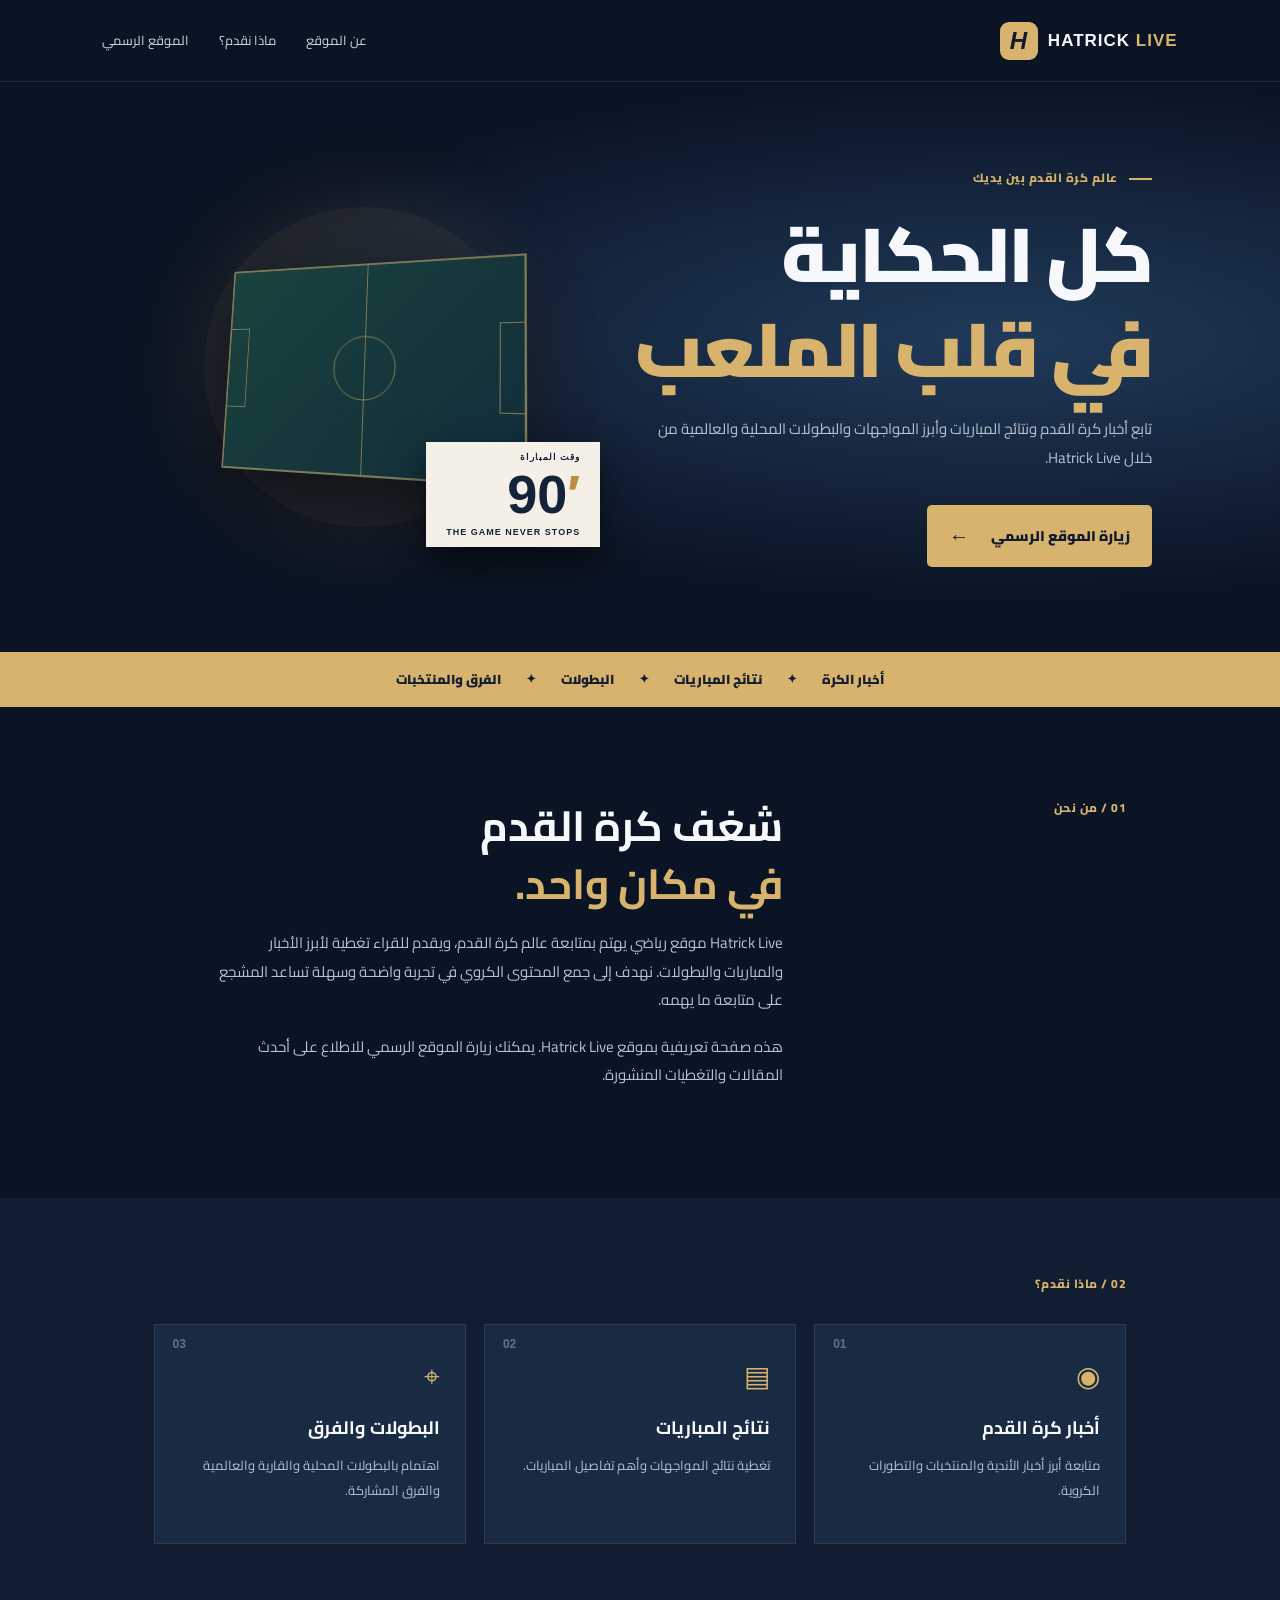
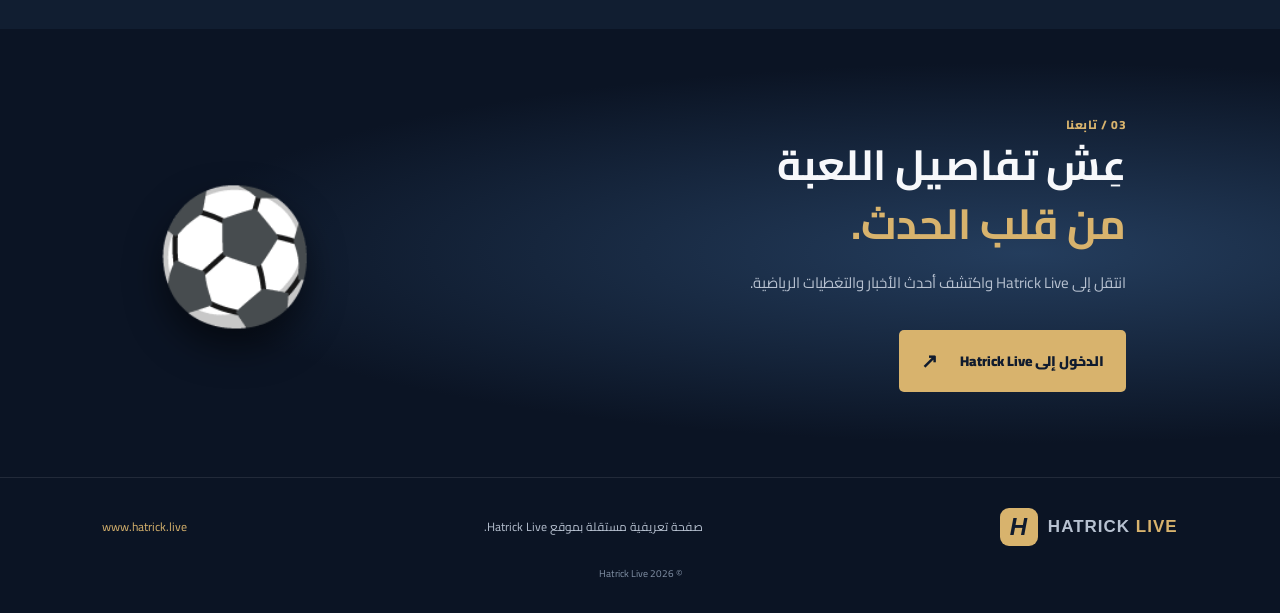
<file: index.html>
<!doctype html>
<html lang="ar" dir="rtl">
<head>
<meta charset="utf-8">
<meta name="viewport" content="width=device-width, initial-scale=1">
<title>Hatrick Live | أخبار كرة القدم ونتائج المباريات</title>
<meta name="description" content="Hatrick Live موقع رياضي لمتابعة أخبار كرة القدم ونتائج المباريات وأبرز البطولات والمواجهات المحلية والعالمية.">
<meta name="robots" content="index,follow,max-image-preview:large">
<meta name="theme-color" content="#101b2e">
<link rel="canonical" href="https://islamelhawy.github.io/hatrick-live/">
<meta property="og:type" content="website">
<meta property="og:locale" content="ar_AR">
<meta property="og:site_name" content="Hatrick Live">
<meta property="og:title" content="Hatrick Live | أخبار كرة القدم ونتائج المباريات">
<meta property="og:description" content="تابع أخبار كرة القدم ونتائج المباريات وأبرز البطولات عبر Hatrick Live.">
<meta property="og:url" content="https://islamelhawy.github.io/hatrick-live/">
<link rel="icon" href="assets/favicon.svg" type="image/svg+xml">
<link rel="stylesheet" href="assets/style.css">
<script type="application/ld+json">
{
 "@context":"https://schema.org",
 "@type":"WebSite",
 "name":"Hatrick Live",
 "url":"https://islamelhawy.github.io/hatrick-live/",
 "inLanguage":"ar",
 "description":"موقع رياضي لمتابعة أخبار كرة القدم ونتائج المباريات وأبرز البطولات.",
 "publisher":{"@type":"Organization","name":"Hatrick Live","url":"https://www.hatrick.live/"}
}
</script>
</head>
<body>
<header class="header">
  <a class="logo" href="#top"><span class="logo-mark">H</span><span>HATRICK <b>LIVE</b></span></a>
  <nav><a href="#about">عن الموقع</a><a href="#sections">ماذا نقدم؟</a><a href="#contact">الموقع الرسمي</a></nav>
</header>
<main id="top">
<section class="hero">
 <div class="hero-copy">
  <div class="kicker"><span></span> عالم كرة القدم بين يديك</div>
  <h1>كل الحكاية<br><em>في قلب الملعب</em></h1>
  <p>تابع أخبار كرة القدم ونتائج المباريات وأبرز المواجهات والبطولات المحلية والعالمية من خلال Hatrick Live.</p>
  <a class="button" href="https://www.hatrick.live/" target="_blank" rel="noopener noreferrer">زيارة الموقع الرسمي <span>←</span></a>
 </div>
 <div class="visual" aria-hidden="true">
  <div class="glow"></div><div class="field"><i class="half"></i><i class="circle"></i><i class="box left"></i><i class="box right"></i></div>
  <div class="minute"><small>وقت المباراة</small><strong>90<span>′</span></strong><small>THE GAME NEVER STOPS</small></div>
 </div>
</section>
<div class="strip"><span>أخبار الكرة</span><b>✦</b><span>نتائج المباريات</span><b>✦</b><span>البطولات</span><b>✦</b><span>الفرق والمنتخبات</span></div>
<section class="about section" id="about">
 <div class="section-label">01 / من نحن</div>
 <div><h2>شغف كرة القدم<br><em>في مكان واحد.</em></h2>
 <p>Hatrick Live موقع رياضي يهتم بمتابعة عالم كرة القدم، ويقدم للقراء تغطية لأبرز الأخبار والمباريات والبطولات. نهدف إلى جمع المحتوى الكروي في تجربة واضحة وسهلة تساعد المشجع على متابعة ما يهمه.</p>
 <p>هذه صفحة تعريفية بموقع Hatrick Live. يمكنك زيارة الموقع الرسمي للاطلاع على أحدث المقالات والتغطيات المنشورة.</p></div>
</section>
<section class="sections section" id="sections">
 <div class="section-label">02 / ماذا نقدم؟</div>
 <div class="cards">
  <article><span>01</span><div class="ico">◉</div><h3>أخبار كرة القدم</h3><p>متابعة أبرز أخبار الأندية والمنتخبات والتطورات الكروية.</p></article>
  <article><span>02</span><div class="ico">▤</div><h3>نتائج المباريات</h3><p>تغطية نتائج المواجهات وأهم تفاصيل المباريات.</p></article>
  <article><span>03</span><div class="ico">⌖</div><h3>البطولات والفرق</h3><p>اهتمام بالبطولات المحلية والقارية والعالمية والفرق المشاركة.</p></article>
 </div>
</section>
<section class="cta" id="contact">
 <div><div class="section-label">03 / تابعنا</div><h2>عِش تفاصيل اللعبة<br><em>من قلب الحدث.</em></h2>
 <p>انتقل إلى Hatrick Live واكتشف أحدث الأخبار والتغطيات الرياضية.</p>
 <a class="button" href="https://www.hatrick.live/" target="_blank" rel="noopener noreferrer">الدخول إلى Hatrick Live <span>↗</span></a></div>
 <div class="football" aria-hidden="true">⚽</div>
</section>
</main>
<footer><a class="logo" href="#top"><span class="logo-mark">H</span><span>HATRICK <b>LIVE</b></span></a><p>صفحة تعريفية مستقلة بموقع Hatrick Live.</p><a href="https://www.hatrick.live/" target="_blank" rel="noopener noreferrer">www.hatrick.live</a><small>© <span id="year"></span> Hatrick Live</small></footer>
<script>document.getElementById('year').textContent=new Date().getFullYear();</script>
</body></html>
</file>
<file: assets/style.css>
@import url('https://fonts.googleapis.com/css2?family=Cairo:wght@400;500;600;700;800;900&display=swap');
:root{--bg:#0b1424;--panel:#14243a;--gold:#d8b36d;--white:#f7f8fb;--muted:#b7c1d0}
*{box-sizing:border-box}html{scroll-behavior:smooth}body{margin:0;background:var(--bg);color:var(--white);font-family:"Cairo",Tahoma,Arial,sans-serif;line-height:1.9}a{color:inherit;text-decoration:none}
.header{height:82px;padding:0 8%;display:flex;align-items:center;justify-content:space-between;border-bottom:1px solid #ffffff18}
.logo{display:flex;align-items:center;gap:10px;direction:ltr;font:900 17px Arial,sans-serif;letter-spacing:1px}.logo b{color:var(--gold)}.logo-mark{width:38px;height:38px;display:grid;place-items:center;border-radius:9px;background:var(--gold);color:#101b2e;font-size:24px;font-style:italic}
nav{display:flex;gap:30px;color:#d0d7e1;font-size:13px}nav a:hover,footer>a:hover{color:var(--gold)}
.hero{min-height:570px;padding:75px 10%;display:grid;grid-template-columns:1.05fr .95fr;align-items:center;gap:30px;background:radial-gradient(ellipse at 78% 45%,#203a5a 0%,#0b1424 58%)}
.kicker,.section-label{font-size:12px;font-weight:800;color:var(--gold);letter-spacing:.5px}.kicker span{display:inline-block;width:23px;height:2px;background:var(--gold);margin-left:8px;vertical-align:middle}
h1{font-size:clamp(48px,6vw,76px);line-height:1.25;margin:18px 0;font-weight:900;letter-spacing:-2px}h1 em,h2 em{color:var(--gold);font-style:normal}.hero-copy>p,.about p,.cta p{max-width:570px;color:var(--muted);font-size:15px;margin:0 0 18px}
.button{display:inline-flex;align-items:center;gap:22px;margin-top:15px;padding:12px 22px;background:var(--gold);color:#101b2e;border-radius:5px;font-weight:900;font-size:14px;transition:.2s}.button:hover{transform:translateY(-3px);background:#edcb8a}.button span{font-size:20px}
.visual{height:360px;position:relative;display:grid;place-items:center}.glow{position:absolute;width:320px;height:320px;border-radius:50%;background:#d8b36d18;box-shadow:0 0 90px #d8b36d20}.field{position:relative;width:310px;height:215px;border:2px solid #d8b36d88;background:linear-gradient(135deg,#19433e,#122d3a);transform:perspective(500px) rotateY(-17deg) rotateX(7deg);box-shadow:0 25px 70px #0008}.half{position:absolute;left:50%;height:100%;border-left:1px solid #d8b36d88}.circle{position:absolute;left:50%;top:50%;width:65px;height:65px;border:1px solid #d8b36d88;border-radius:50%;transform:translate(-50%,-50%)}.box{position:absolute;top:30%;width:22px;height:40%;border:1px solid #d8b36d88}.box.left{left:0;border-left:0}.box.right{right:0;border-right:0}
.minute{position:absolute;bottom:0;right:0;background:#f4f0e7;color:#15233a;padding:10px 20px;display:flex;flex-direction:column;min-width:155px;box-shadow:0 15px 35px #0008}.minute small{font:800 9px Arial;letter-spacing:1px}.minute strong{font:900 54px/1.2 Arial}.minute strong span{color:#bd8d43}
.strip{display:flex;justify-content:center;align-items:center;gap:25px;flex-wrap:wrap;background:var(--gold);color:#111d30;padding:15px;font-size:13px;font-weight:900}.strip b{font-size:12px}
.section{padding:90px 12%;display:grid;grid-template-columns:.65fr 1.35fr;gap:40px}.about h2,.cta h2{font-size:42px;line-height:1.4;margin:0 0 15px}.sections{display:block;background:#111e31;padding-top:75px;padding-bottom:85px}.cards{display:grid;grid-template-columns:repeat(3,1fr);gap:18px;margin-top:28px}.cards article{position:relative;padding:25px;background:#192b43;border:1px solid #ffffff14;min-height:220px}.cards article>span{position:absolute;left:18px;top:12px;color:#ffffff55;font:700 12px Arial}.ico{font-size:28px;color:var(--gold)}.cards h3{font-size:18px;margin:8px 0}.cards p{font-size:13px;color:var(--muted);margin:0}
.cta{padding:85px 12%;display:flex;align-items:center;justify-content:space-between;gap:30px;background:radial-gradient(ellipse at 80% 50%,#243d5d,#0b1424 60%)}.cta>div:first-child{max-width:650px}.football{font-size:130px;filter:drop-shadow(0 18px 18px #0008)}
footer{padding:30px 8%;border-top:1px solid #ffffff18;display:flex;align-items:center;justify-content:space-between;gap:18px;flex-wrap:wrap;color:var(--muted);font-size:12px}footer p{margin:0}footer>a:not(.logo){color:var(--gold)}footer small{width:100%;text-align:center;color:#8190a5}
@media(max-width:760px){.header{height:auto;padding:17px 6%;align-items:flex-start;flex-direction:column;gap:14px}nav{gap:17px;flex-wrap:wrap;font-size:12px}.hero{grid-template-columns:1fr;padding:55px 7% 25px}.hero h1{font-size:52px}.visual{height:285px}.field{width:260px;height:180px}.glow{width:260px;height:260px}.section{padding:60px 7%;grid-template-columns:1fr;gap:18px}.about h2,.cta h2{font-size:34px}.sections{padding:60px 7%}.cards{grid-template-columns:1fr}.cards article{min-height:170px}.cta{padding:60px 7%}.football{font-size:80px}footer{justify-content:center;text-align:center}footer p{width:100%}}
</file>
